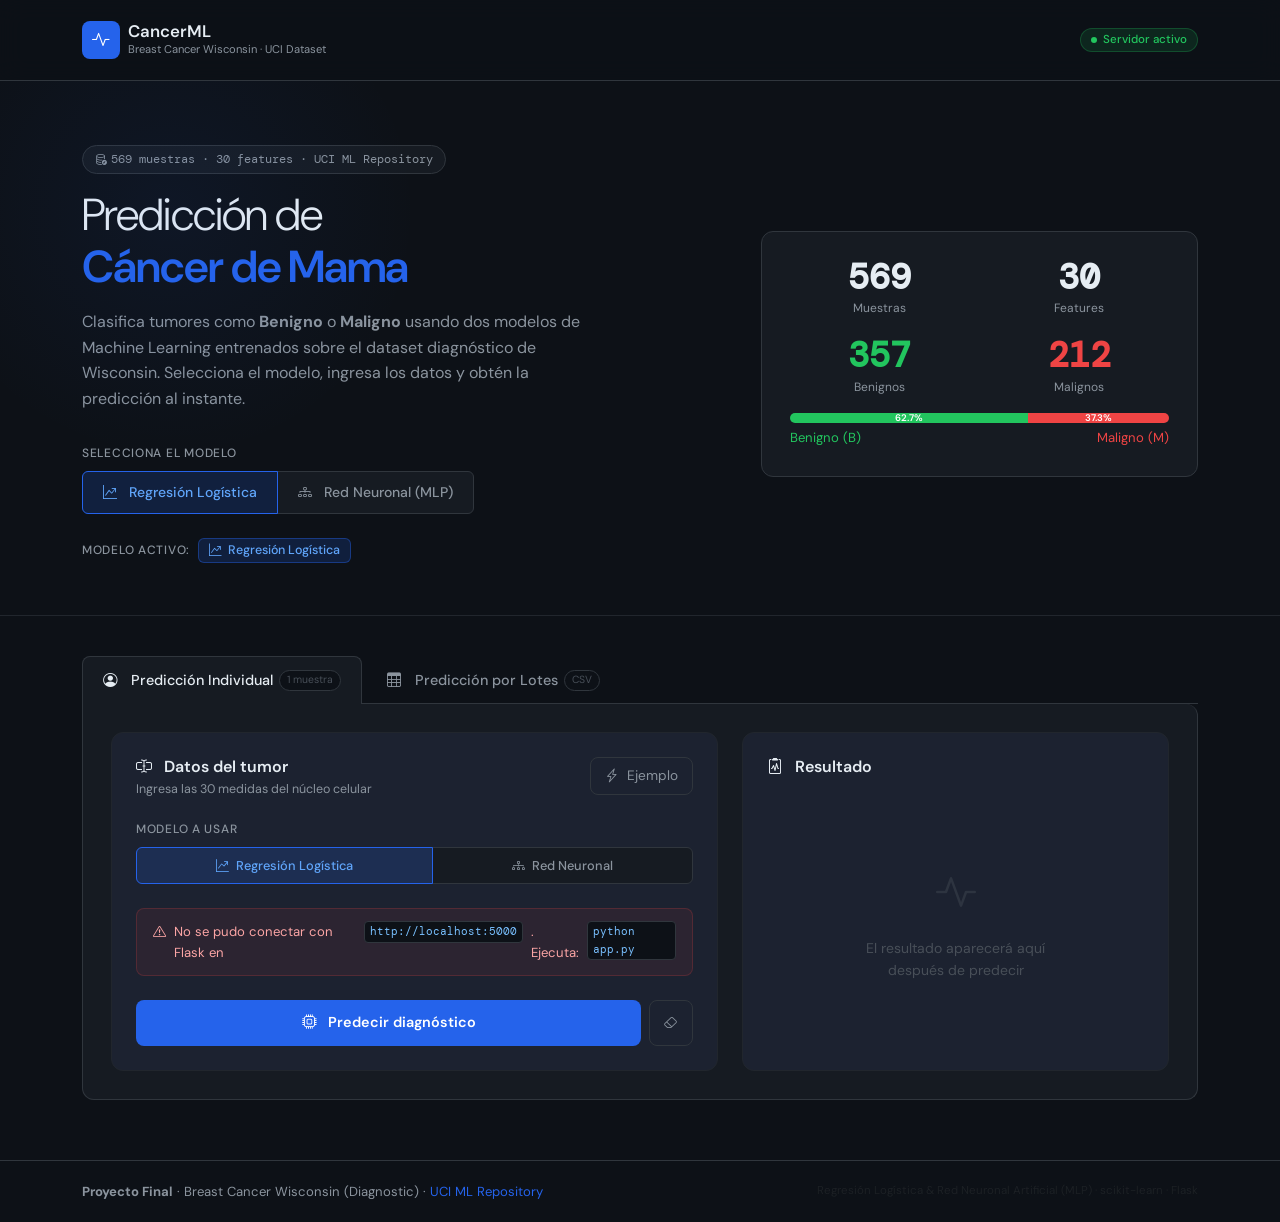
<file: modelos/backend/frontend/index.html>
<!DOCTYPE html>
<html lang="es">
<head>
  <meta charset="UTF-8" />
  <meta name="viewport" content="width=device-width, initial-scale=1.0" />
  <title>Breast Cancer Predictor — ML Classifier</title>

  <!-- Bootstrap 5 -->
  <link href="https://cdn.jsdelivr.net/npm/bootstrap@5.3.3/dist/css/bootstrap.min.css" rel="stylesheet" />
  <!-- Bootstrap Icons -->
  <link href="https://cdn.jsdelivr.net/npm/bootstrap-icons@1.11.3/font/bootstrap-icons.css" rel="stylesheet" />
  <!-- Google Fonts -->
  <link href="https://fonts.googleapis.com/css2?family=DM+Sans:wght@300;400;500;600&family=DM+Mono:wght@400;500&display=swap" rel="stylesheet" />

  <link rel="stylesheet" href="css/styles.css" />
</head>
<body>

  <!-- ═══════════════════════════════════════════════
       NAVBAR
  ════════════════════════════════════════════════ -->
  <nav class="navbar navbar-dark sticky-top px-4 py-3">
    <div class="container-xl">
      <a class="navbar-brand d-flex align-items-center gap-2" href="#">
        <div class="brand-icon">
          <i class="bi bi-activity"></i>
        </div>
        <div>
          <div class="brand-title">CancerML</div>
          <div class="brand-sub">Breast Cancer Wisconsin · UCI Dataset</div>
        </div>
      </a>
      <div class="d-flex align-items-center gap-3">
        <span class="badge status-badge">
          <span class="status-dot"></span> Servidor activo
        </span>
      </div>
    </div>
  </nav>

  <!-- ═══════════════════════════════════════════════
       HERO
  ════════════════════════════════════════════════ -->
  <section class="hero-section">
    <div class="container-xl">
      <div class="row align-items-center g-5">
        <div class="col-lg-7">
          <div class="hero-chip mb-3">
            <i class="bi bi-database-check me-1"></i> 569 muestras · 30 features · UCI ML Repository
          </div>
          <h1 class="hero-title">
            Predicción de<br/>
            <span class="highlight">Cáncer de Mama</span>
          </h1>
          <p class="hero-desc">
            Clasifica tumores como <strong>Benigno</strong> o <strong>Maligno</strong> usando dos
            modelos de Machine Learning entrenados sobre el dataset diagnóstico de Wisconsin.
            Selecciona el modelo, ingresa los datos y obtén la predicción al instante.
          </p>

          <!-- SELECTOR DE MODELO (Bootstrap btn-group) -->
          <div class="mb-4">
            <p class="label-sm mb-2">Selecciona el modelo</p>
            <div class="btn-group model-selector" role="group" aria-label="Selección de modelo">
              <input type="radio" class="btn-check" name="modelo-global" id="model-logreg" autocomplete="off" checked />
              <label class="btn btn-model" for="model-logreg">
                <i class="bi bi-graph-up-arrow me-2"></i>
                Regresión Logística
              </label>

              <input type="radio" class="btn-check" name="modelo-global" id="model-mlp" autocomplete="off" />
              <label class="btn btn-model" for="model-mlp">
                <i class="bi bi-diagram-3 me-2"></i>
                Red Neuronal (MLP)
              </label>
            </div>
          </div>

          <!-- Modelo activo badge -->
          <div class="d-flex align-items-center gap-2">
            <span class="label-sm">Modelo activo:</span>
            <span id="badge-modelo-hero" class="badge badge-modelo-logreg">
              <i class="bi bi-graph-up-arrow me-1"></i> Regresión Logística
            </span>
          </div>
        </div>

        <div class="col-lg-5">
          <div class="hero-stats-card">
            <div class="stats-grid">
              <div class="stat-item">
                <div class="stat-value">569</div>
                <div class="stat-label">Muestras</div>
              </div>
              <div class="stat-item">
                <div class="stat-value">30</div>
                <div class="stat-label">Features</div>
              </div>
              <div class="stat-item">
                <div class="stat-value text-success-custom">357</div>
                <div class="stat-label">Benignos</div>
              </div>
              <div class="stat-item">
                <div class="stat-value text-danger-custom">212</div>
                <div class="stat-label">Malignos</div>
              </div>
            </div>
            <div class="dist-bar mt-3">
              <div class="dist-fill-b" style="width:62.7%">62.7%</div>
              <div class="dist-fill-m" style="width:37.3%">37.3%</div>
            </div>
            <div class="d-flex justify-content-between mt-1">
              <small class="text-success-custom">Benigno (B)</small>
              <small class="text-danger-custom">Maligno (M)</small>
            </div>
          </div>
        </div>
      </div>
    </div>
  </section>

  <!-- ═══════════════════════════════════════════════
       TABS PRINCIPAL
  ════════════════════════════════════════════════ -->
  <section class="main-section">
    <div class="container-xl">

      <!-- Tabs nav -->
      <ul class="nav nav-tabs main-tabs mb-0" id="mainTab" role="tablist">
        <li class="nav-item" role="presentation">
          <button class="nav-link active" id="individual-tab"
                  data-bs-toggle="tab" data-bs-target="#tab-individual"
                  type="button" role="tab">
            <i class="bi bi-person-circle me-2"></i>
            Predicción Individual
            <span class="tab-badge">1 muestra</span>
          </button>
        </li>
        <li class="nav-item" role="presentation">
          <button class="nav-link" id="lotes-tab"
                  data-bs-toggle="tab" data-bs-target="#tab-lotes"
                  type="button" role="tab">
            <i class="bi bi-table me-2"></i>
            Predicción por Lotes
            <span class="tab-badge">CSV</span>
          </button>
        </li>
      </ul>

      <!-- Tabs content -->
      <div class="tab-content main-tab-content" id="mainTabContent">

        <!-- ─────────────────────────────────────
             TAB 1: PREDICCIÓN INDIVIDUAL
        ──────────────────────────────────────── -->
        <div class="tab-pane fade show active" id="tab-individual" role="tabpanel">
          <div class="row g-4">

            <!-- Panel izquierdo: formulario -->
            <div class="col-xl-7">
              <div class="panel-card">
                <div class="panel-header">
                  <div>
                    <h5 class="panel-title">
                      <i class="bi bi-input-cursor-text me-2"></i>
                      Datos del tumor
                    </h5>
                    <p class="panel-sub">Ingresa las 30 medidas del núcleo celular</p>
                  </div>
                  <button class="btn btn-sm btn-outline-secondary" id="btn-ejemplo" type="button">
                    <i class="bi bi-lightning-charge me-1"></i> Ejemplo
                  </button>
                </div>

                <!-- Selector de modelo (dentro del tab) -->
                <div class="mb-4">
                  <p class="label-sm mb-2">Modelo a usar</p>
                  <div class="btn-group w-100" role="group">
                    <input type="radio" class="btn-check" name="modelo-ind" id="ind-logreg" autocomplete="off" checked />
                    <label class="btn btn-model-sm" for="ind-logreg">
                      <i class="bi bi-graph-up-arrow me-1"></i> Regresión Logística
                    </label>
                    <input type="radio" class="btn-check" name="modelo-ind" id="ind-mlp" autocomplete="off" />
                    <label class="btn btn-model-sm" for="ind-mlp">
                      <i class="bi bi-diagram-3 me-1"></i> Red Neuronal
                    </label>
                  </div>
                </div>

                <div id="alerta-individual"></div>

                <!-- Features agrupadas por categoría -->
                <div id="form-features" class="row g-3">
                  <!-- Generado dinámicamente por JS -->
                  <div class="col-12 text-center py-5">
                    <div class="spinner-border text-primary" role="status"></div>
                    <p class="mt-2 text-muted small">Cargando campos desde el servidor...</p>
                  </div>
                </div>

                <div class="d-flex gap-2 mt-4">
                  <button class="btn btn-predict flex-grow-1" id="btn-predecir-individual" type="button">
                    <i class="bi bi-cpu me-2"></i> Predecir diagnóstico
                  </button>
                  <button class="btn btn-outline-secondary" id="btn-limpiar" type="button" title="Limpiar campos">
                    <i class="bi bi-eraser"></i>
                  </button>
                </div>
              </div>
            </div>

            <!-- Panel derecho: resultado -->
            <div class="col-xl-5">
              <div class="panel-card h-100 d-flex flex-column">
                <div class="panel-header">
                  <h5 class="panel-title">
                    <i class="bi bi-clipboard2-pulse me-2"></i>
                    Resultado
                  </h5>
                </div>
                <div id="resultado-individual" class="flex-grow-1">
                  <div class="empty-state">
                    <div class="empty-icon"><i class="bi bi-activity"></i></div>
                    <p>El resultado aparecerá aquí después de predecir</p>
                  </div>
                </div>
              </div>
            </div>

          </div>
        </div>

        <!-- ─────────────────────────────────────
             TAB 2: PREDICCIÓN POR LOTES
        ──────────────────────────────────────── -->
        <div class="tab-pane fade" id="tab-lotes" role="tabpanel">
          <div class="row g-4">

            <!-- Panel izquierdo: upload -->
            <div class="col-xl-5">
              <div class="panel-card">
                <div class="panel-header">
                  <div>
                    <h5 class="panel-title">
                      <i class="bi bi-cloud-upload me-2"></i>
                      Subir archivo CSV
                    </h5>
                    <p class="panel-sub">El CSV debe tener las 30 columnas de features</p>
                  </div>
                </div>

                <!-- Selector de modelo (lotes) -->
                <div class="mb-4">
                  <p class="label-sm mb-2">Modelo a usar</p>
                  <div class="btn-group w-100" role="group">
                    <input type="radio" class="btn-check" name="modelo-lot" id="lot-logreg" autocomplete="off" checked />
                    <label class="btn btn-model-sm" for="lot-logreg">
                      <i class="bi bi-graph-up-arrow me-1"></i> Regresión Logística
                    </label>
                    <input type="radio" class="btn-check" name="modelo-lot" id="lot-mlp" autocomplete="off" />
                    <label class="btn btn-model-sm" for="lot-mlp">
                      <i class="bi bi-diagram-3 me-1"></i> Red Neuronal
                    </label>
                  </div>
                </div>

                <!-- Dropzone -->
                <div class="dropzone" id="dropzone">
                  <input type="file" id="archivo-csv" accept=".csv" class="dropzone-input" />
                  <div class="dropzone-body">
                    <div class="dropzone-icon"><i class="bi bi-file-earmark-spreadsheet"></i></div>
                    <p class="dropzone-title">Arrastra tu CSV aquí</p>
                    <p class="dropzone-sub">o haz clic para seleccionarlo</p>
                    <div id="info-archivo" class="mt-2"></div>
                  </div>
                </div>

                <!-- Info formato -->
                <div class="info-box mt-3">
                  <div class="info-box-title"><i class="bi bi-info-circle me-1"></i> Formato del CSV</div>
                  <ul class="info-list">
                    <li>30 columnas de features (radius1, texture1, …)</li>
                    <li>Columna <code>Diagnosis</code> opcional (para métricas)</li>
                    <li>Sin límite de filas</li>
                    <li><a href="#" id="btn-descargar-ejemplo">Descargar CSV de ejemplo</a></li>
                  </ul>
                </div>

                <div id="alerta-lotes" class="mt-3"></div>

                <button class="btn btn-predict w-100 mt-3" id="btn-predecir-lotes" type="button">
                  <i class="bi bi-cpu me-2"></i> Predecir por lotes
                </button>
              </div>
            </div>

            <!-- Panel derecho: resultados lotes -->
            <div class="col-xl-7">
              <div class="panel-card">
                <div class="panel-header">
                  <h5 class="panel-title">
                    <i class="bi bi-bar-chart-line me-2"></i>
                    Resultados y métricas
                  </h5>
                </div>
                <div id="resultado-lotes">
                  <div class="empty-state">
                    <div class="empty-icon"><i class="bi bi-table"></i></div>
                    <p>Sube un CSV y ejecuta la predicción para ver la matriz de confusión y métricas</p>
                  </div>
                </div>
              </div>
            </div>

          </div>
        </div>

      </div><!-- /tab-content -->
    </div>
  </section>

  <!-- ═══════════════════════════════════════════════
       FOOTER
  ════════════════════════════════════════════════ -->
  <footer class="site-footer">
    <div class="container-xl">
      <div class="row align-items-center">
        <div class="col-md-6">
          <p class="mb-0">
            <strong>Proyecto Final</strong> · Breast Cancer Wisconsin (Diagnostic) ·
            <a href="https://archive.ics.uci.edu/dataset/17/breast+cancer+wisconsin+diagnostic"
               target="_blank" rel="noopener">UCI ML Repository</a>
          </p>
        </div>
        <div class="col-md-6 text-md-end">
          <p class="mb-0 text-muted small">
            Regresión Logística &amp; Red Neuronal Artificial (MLP) · scikit-learn · Flask
          </p>
        </div>
      </div>
    </div>
  </footer>

  <!-- Bootstrap JS -->
  <script src="https://cdn.jsdelivr.net/npm/bootstrap@5.3.3/dist/js/bootstrap.bundle.min.js"></script>
  <script src="js/main.js"></script>
</body>
</html>
</file>
<file: modelos/backend/frontend/css/styles.css>
/* ═══════════════════════════════════════════════════
   styles.css — CancerML Frontend
   Fuente: DM Sans + DM Mono | Paleta: oscura médica
════════════════════════════════════════════════════ */

/* ── Variables ───────────────────────────────────── */
:root {
  --bg-base      : #0d1117;
  --bg-surface   : #161b22;
  --bg-panel     : #1c2230;
  --bg-input     : #0d1117;
  --border       : #30363d;
  --border-light : #21262d;
  --accent       : #2563eb;
  --accent-hover : #1d4ed8;
  --accent-glow  : rgba(37,99,235,0.18);
  --mlp-color    : #d97706;
  --mlp-hover    : #b45309;
  --mlp-glow     : rgba(217,119,6,0.18);
  --success      : #22c55e;
  --danger       : #ef4444;
  --text-primary : #e6edf3;
  --text-muted   : #8b949e;
  --text-faint   : #484f58;
  --radius       : 12px;
  --radius-sm    : 8px;
  --font-main    : 'DM Sans', system-ui, sans-serif;
  --font-mono    : 'DM Mono', monospace;
}

/* ── Reset base ──────────────────────────────────── */
*, *::before, *::after { box-sizing: border-box; }

body {
  font-family: var(--font-main);
  background : var(--bg-base);
  color      : var(--text-primary);
  min-height : 100vh;
  font-size  : 15px;
  line-height: 1.6;
}

a { color: var(--accent); text-decoration: none; }
a:hover { text-decoration: underline; }
code {
  font-family: var(--font-mono);
  font-size  : 0.82em;
  background : var(--bg-base);
  border     : 1px solid var(--border);
  border-radius: 4px;
  padding    : 1px 5px;
  color      : #79c0ff;
}

/* ── Scrollbar ───────────────────────────────────── */
::-webkit-scrollbar { width: 6px; height: 6px; }
::-webkit-scrollbar-track { background: var(--bg-base); }
::-webkit-scrollbar-thumb { background: var(--border); border-radius: 3px; }

/* ═══════════════════════════════════════════════════
   NAVBAR
════════════════════════════════════════════════════ */
.navbar {
  background   : rgba(13,17,23,0.92);
  border-bottom: 1px solid var(--border);
  backdrop-filter: blur(12px);
  -webkit-backdrop-filter: blur(12px);
}

.brand-icon {
  width       : 38px;
  height      : 38px;
  background  : var(--accent);
  border-radius: var(--radius-sm);
  display     : flex;
  align-items : center;
  justify-content: center;
  font-size   : 1.1rem;
  color       : #fff;
  flex-shrink : 0;
}

.brand-title {
  font-size  : 1.05rem;
  font-weight: 600;
  line-height: 1.2;
  color      : var(--text-primary);
}
.brand-sub {
  font-size: 0.7rem;
  color    : var(--text-muted);
}

.status-badge {
  background   : rgba(34,197,94,0.12);
  color        : var(--success);
  border       : 1px solid rgba(34,197,94,0.25);
  font-size    : 0.72rem;
  font-weight  : 500;
  padding      : 5px 10px;
  border-radius: 20px;
  display      : flex;
  align-items  : center;
  gap          : 6px;
}
.status-dot {
  width        : 6px;
  height       : 6px;
  background   : var(--success);
  border-radius: 50%;
  animation    : pulse 2s infinite;
}
@keyframes pulse {
  0%,100% { opacity:1; }
  50%      { opacity:0.4; }
}

/* ═══════════════════════════════════════════════════
   HERO
════════════════════════════════════════════════════ */
.hero-section {
  padding   : 64px 0 52px;
  border-bottom: 1px solid var(--border-light);
  position  : relative;
  overflow  : hidden;
}
.hero-section::before {
  content : '';
  position: absolute;
  top     : -120px;
  left    : -80px;
  width   : 500px;
  height  : 500px;
  background: radial-gradient(circle, rgba(37,99,235,0.07) 0%, transparent 70%);
  pointer-events: none;
}

.hero-chip {
  display     : inline-flex;
  align-items : center;
  font-size   : 0.75rem;
  color       : var(--text-muted);
  background  : var(--bg-surface);
  border      : 1px solid var(--border);
  border-radius: 20px;
  padding     : 4px 12px;
  font-family : var(--font-mono);
}

.hero-title {
  font-size  : 2.8rem;
  font-weight: 300;
  line-height: 1.15;
  letter-spacing: -0.02em;
  color      : var(--text-primary);
  margin-bottom: 1rem;
}
.hero-title .highlight {
  font-weight: 600;
  color      : var(--accent);
}

.hero-desc {
  font-size  : 1rem;
  color      : var(--text-muted);
  max-width  : 520px;
  margin-bottom: 2rem;
}

.label-sm {
  font-size  : 0.75rem;
  font-weight: 500;
  color      : var(--text-muted);
  text-transform: uppercase;
  letter-spacing: 0.06em;
  margin-bottom: 0;
}

/* ── Selector de modelo Bootstrap btn-group ─────── */
.model-selector { gap: 0; }

.btn-model {
  background  : var(--bg-surface);
  color       : var(--text-muted);
  border      : 1px solid var(--border);
  font-size   : 0.875rem;
  font-weight : 500;
  padding     : 10px 20px;
  transition  : all 0.2s ease;
  font-family : var(--font-main);
}
.btn-model:hover {
  background: var(--bg-panel);
  color     : var(--text-primary);
  border-color: var(--accent);
}
.btn-check:checked + .btn-model {
  background  : var(--accent-glow);
  color       : #60a5fa;
  border-color: var(--accent);
  box-shadow  : none;
}
/* Cuando el radio de MLP está checked */
#model-mlp:checked + .btn-model,
#ind-mlp:checked   + .btn-model-sm,
#lot-mlp:checked   + .btn-model-sm {
  background  : var(--mlp-glow);
  color       : #fbbf24;
  border-color: var(--mlp-color);
}

/* Pequeño (inside panel) */
.btn-model-sm {
  background  : var(--bg-surface);
  color       : var(--text-muted);
  border      : 1px solid var(--border);
  font-size   : 0.8rem;
  font-weight : 500;
  padding     : 8px 16px;
  transition  : all 0.2s ease;
  font-family : var(--font-main);
  flex        : 1;
}
.btn-model-sm:hover {
  background  : var(--bg-panel);
  color       : var(--text-primary);
  border-color: var(--border);
}
.btn-check:checked + .btn-model-sm {
  background  : var(--accent-glow);
  color       : #60a5fa;
  border-color: var(--accent);
  box-shadow  : none;
}

/* Badges de modelo activo */
.badge-modelo-logreg {
  background  : var(--accent-glow);
  color       : #60a5fa;
  border      : 1px solid rgba(37,99,235,0.4);
  font-size   : 0.78rem;
  font-weight : 500;
  padding     : 5px 10px;
  border-radius: 6px;
}
.badge-modelo-mlp {
  background  : var(--mlp-glow);
  color       : #fbbf24;
  border      : 1px solid rgba(217,119,6,0.4);
  font-size   : 0.78rem;
  font-weight : 500;
  padding     : 5px 10px;
  border-radius: 6px;
}

/* ── Estadísticas hero ───────────────────────────── */
.hero-stats-card {
  background   : var(--bg-surface);
  border       : 1px solid var(--border);
  border-radius: var(--radius);
  padding      : 28px;
}

.stats-grid {
  display              : grid;
  grid-template-columns: 1fr 1fr;
  gap                  : 20px;
}

.stat-item { text-align: center; }
.stat-value {
  font-size  : 2.2rem;
  font-weight: 600;
  line-height: 1;
  font-family: var(--font-mono);
  color      : var(--text-primary);
}
.stat-label {
  font-size: 0.75rem;
  color    : var(--text-muted);
  margin-top: 4px;
}
.text-success-custom { color: var(--success) !important; }
.text-danger-custom  { color: var(--danger) !important; }

.dist-bar {
  display     : flex;
  height      : 10px;
  border-radius: 5px;
  overflow    : hidden;
}
.dist-fill-b {
  background  : var(--success);
  display     : flex;
  align-items : center;
  justify-content: center;
  font-size   : 0.6rem;
  color       : #fff;
  font-weight : 600;
}
.dist-fill-m {
  background  : var(--danger);
  display     : flex;
  align-items : center;
  justify-content: center;
  font-size   : 0.6rem;
  color       : #fff;
  font-weight : 600;
}

/* ═══════════════════════════════════════════════════
   TABS PRINCIPAL
════════════════════════════════════════════════════ */
.main-section { padding: 40px 0 60px; }

.main-tabs {
  border-bottom-color: var(--border);
  gap: 4px;
}
.main-tabs .nav-link {
  color       : var(--text-muted);
  border      : 1px solid transparent;
  border-bottom: none;
  border-radius: var(--radius-sm) var(--radius-sm) 0 0;
  padding     : 12px 20px;
  font-weight : 500;
  font-size   : 0.9rem;
  display     : flex;
  align-items : center;
  gap         : 6px;
  transition  : all 0.2s;
  background  : transparent;
}
.main-tabs .nav-link:hover {
  color      : var(--text-primary);
  background : var(--bg-surface);
  border-color: var(--border) var(--border) transparent;
}
.main-tabs .nav-link.active {
  background  : var(--bg-surface);
  color       : var(--text-primary);
  border-color: var(--border) var(--border) var(--bg-surface);
}

.tab-badge {
  background   : var(--bg-base);
  border       : 1px solid var(--border);
  border-radius: 20px;
  font-size    : 0.65rem;
  padding      : 1px 7px;
  color        : var(--text-faint);
  font-weight  : 400;
}

.main-tab-content {
  background   : var(--bg-surface);
  border       : 1px solid var(--border);
  border-top   : none;
  border-radius: 0 var(--radius) var(--radius) var(--radius);
  padding      : 28px;
}

/* ── Panel card ──────────────────────────────────── */
.panel-card {
  background   : var(--bg-panel);
  border       : 1px solid var(--border-light);
  border-radius: var(--radius);
  padding      : 24px;
}

.panel-header {
  display        : flex;
  align-items    : flex-start;
  justify-content: space-between;
  margin-bottom  : 20px;
  gap            : 12px;
}

.panel-title {
  font-size  : 1rem;
  font-weight: 600;
  margin     : 0;
  color      : var(--text-primary);
}
.panel-sub {
  font-size : 0.78rem;
  color     : var(--text-muted);
  margin    : 4px 0 0;
}

/* ── Formulario features ─────────────────────────── */
.form-label {
  font-size  : 0.75rem;
  font-weight: 500;
  color      : var(--text-muted);
  margin-bottom: 4px;
}
.form-label .feature-code {
  font-family: var(--font-mono);
  font-size  : 0.7rem;
  color      : var(--text-faint);
}

.form-control {
  background  : var(--bg-input);
  border      : 1px solid var(--border);
  border-radius: var(--radius-sm);
  color       : var(--text-primary);
  font-family : var(--font-mono);
  font-size   : 0.85rem;
  padding     : 8px 12px;
  transition  : border-color 0.2s, box-shadow 0.2s;
}
.form-control:focus {
  background  : var(--bg-input);
  color       : var(--text-primary);
  border-color: var(--accent);
  box-shadow  : 0 0 0 3px var(--accent-glow);
  outline     : none;
}
.form-control::placeholder { color: var(--text-faint); }
.form-control.is-invalid  { border-color: var(--danger); }

/* ── Categoría group ─────────────────────────────── */
.feat-group-title {
  font-size   : 0.7rem;
  font-weight : 600;
  text-transform: uppercase;
  letter-spacing: 0.08em;
  color       : var(--text-faint);
  margin-bottom: 8px;
  padding-bottom: 6px;
  border-bottom: 1px solid var(--border-light);
}

/* ── Botón predecir ──────────────────────────────── */
.btn-predict {
  background   : var(--accent);
  color        : #fff;
  border       : none;
  border-radius: var(--radius-sm);
  font-weight  : 600;
  font-size    : 0.9rem;
  padding      : 12px 24px;
  transition   : background 0.2s, transform 0.1s;
  font-family  : var(--font-main);
}
.btn-predict:hover:not(:disabled) {
  background: var(--accent-hover);
  color     : #fff;
  transform : translateY(-1px);
}
.btn-predict:disabled {
  background: var(--border);
  color     : var(--text-faint);
  cursor    : not-allowed;
}

.btn-outline-secondary {
  background  : transparent;
  color       : var(--text-muted);
  border      : 1px solid var(--border);
  border-radius: var(--radius-sm);
  font-size   : 0.85rem;
  padding     : 8px 14px;
  transition  : all 0.2s;
  font-family : var(--font-main);
}
.btn-outline-secondary:hover {
  background  : var(--bg-surface);
  color       : var(--text-primary);
  border-color: var(--text-muted);
}

/* ── Empty state ─────────────────────────────────── */
.empty-state {
  display        : flex;
  flex-direction : column;
  align-items    : center;
  justify-content: center;
  padding        : 48px 24px;
  color          : var(--text-faint);
  text-align     : center;
  height         : 100%;
  min-height     : 200px;
}
.empty-icon {
  font-size    : 2.5rem;
  margin-bottom: 12px;
  opacity      : 0.4;
}
.empty-state p {
  font-size: 0.875rem;
  max-width: 220px;
  margin   : 0;
}

/* ── Resultado individual ────────────────────────── */
.result-card {
  border-radius: var(--radius);
  overflow     : hidden;
  border       : 1px solid var(--border);
  animation    : fadeInUp 0.4s ease;
}
@keyframes fadeInUp {
  from { opacity:0; transform: translateY(12px); }
  to   { opacity:1; transform: translateY(0); }
}

.result-header-benigno {
  background  : rgba(34,197,94,0.12);
  border-bottom: 1px solid rgba(34,197,94,0.2);
  padding     : 20px;
  display     : flex;
  align-items : center;
  gap         : 12px;
}
.result-header-maligno {
  background  : rgba(239,68,68,0.12);
  border-bottom: 1px solid rgba(239,68,68,0.2);
  padding     : 20px;
  display     : flex;
  align-items : center;
  gap         : 12px;
}

.result-icon {
  width        : 44px;
  height       : 44px;
  border-radius: 50%;
  display      : flex;
  align-items  : center;
  justify-content: center;
  font-size    : 1.3rem;
  flex-shrink  : 0;
}
.result-icon-b { background: rgba(34,197,94,0.2); color: var(--success); }
.result-icon-m { background: rgba(239,68,68,0.2); color: var(--danger); }

.result-label {
  font-size  : 0.7rem;
  color      : var(--text-muted);
  text-transform: uppercase;
  letter-spacing: 0.06em;
}
.result-diagnosis {
  font-size  : 1.5rem;
  font-weight: 700;
  line-height: 1.1;
}
.result-diagnosis-b { color: var(--success); }
.result-diagnosis-m { color: var(--danger); }

.result-body { padding: 20px; background: var(--bg-panel); }

/* Progress bars custom */
.prog-label {
  display        : flex;
  justify-content: space-between;
  font-size      : 0.78rem;
  margin-bottom  : 4px;
  color          : var(--text-muted);
}
.prog-val { font-weight: 600; color: var(--text-primary); }

.progress {
  height        : 8px;
  background    : var(--bg-base);
  border-radius : 4px;
  overflow      : hidden;
  margin-bottom : 12px;
}
.progress-bar-b {
  background    : var(--success);
  height        : 100%;
  border-radius : 4px;
  transition    : width 0.8s ease;
}
.progress-bar-m {
  background    : var(--danger);
  height        : 100%;
  border-radius : 4px;
  transition    : width 0.8s ease;
}

.medico-aviso {
  background   : rgba(37,99,235,0.08);
  border       : 1px solid rgba(37,99,235,0.2);
  border-radius: var(--radius-sm);
  padding      : 10px 14px;
  font-size    : 0.75rem;
  color        : var(--text-muted);
  margin-top   : 14px;
}

/* ── Info box ────────────────────────────────────── */
.info-box {
  background   : rgba(37,99,235,0.05);
  border       : 1px solid rgba(37,99,235,0.15);
  border-radius: var(--radius-sm);
  padding      : 14px;
}
.info-box-title {
  font-size  : 0.78rem;
  font-weight: 600;
  color      : #60a5fa;
  margin-bottom: 8px;
}
.info-list {
  font-size   : 0.78rem;
  color       : var(--text-muted);
  margin      : 0;
  padding-left: 18px;
}
.info-list li { margin-bottom: 4px; }

/* ── Dropzone ────────────────────────────────────── */
.dropzone {
  position     : relative;
  background   : var(--bg-input);
  border       : 2px dashed var(--border);
  border-radius: var(--radius);
  padding      : 36px 20px;
  text-align   : center;
  cursor       : pointer;
  transition   : border-color 0.2s, background 0.2s;
}
.dropzone:hover,
.dropzone.drag-over {
  border-color: var(--accent);
  background  : rgba(37,99,235,0.04);
}
.dropzone-input {
  position: absolute;
  inset   : 0;
  opacity : 0;
  cursor  : pointer;
  width   : 100%;
  height  : 100%;
}
.dropzone-icon {
  font-size    : 2.2rem;
  color        : var(--text-faint);
  margin-bottom: 10px;
}
.dropzone-title {
  font-size  : 0.9rem;
  font-weight: 500;
  margin     : 0;
  color      : var(--text-muted);
}
.dropzone-sub {
  font-size: 0.78rem;
  color    : var(--text-faint);
  margin   : 4px 0 0;
}

/* ═══════════════════════════════════════════════════
   RESULTADOS LOTES
════════════════════════════════════════════════════ */
.resumen-grid {
  display              : grid;
  grid-template-columns: repeat(3, 1fr);
  gap                  : 12px;
  margin-bottom        : 24px;
}
.resumen-card {
  background   : var(--bg-input);
  border       : 1px solid var(--border-light);
  border-radius: var(--radius-sm);
  padding      : 16px;
  text-align   : center;
}
.resumen-num {
  font-size  : 1.8rem;
  font-weight: 700;
  font-family: var(--font-mono);
  line-height: 1;
}
.resumen-lbl {
  font-size : 0.72rem;
  color     : var(--text-muted);
  margin-top: 4px;
}

/* Métricas cards */
.metricas-grid {
  display              : grid;
  grid-template-columns: repeat(2, 1fr);
  gap                  : 12px;
  margin-bottom        : 24px;
}
.metrica-card {
  background   : var(--bg-input);
  border       : 1px solid var(--border-light);
  border-radius: var(--radius-sm);
  padding      : 16px;
  text-align   : center;
  position     : relative;
  overflow     : hidden;
}
.metrica-card::before {
  content  : '';
  position : absolute;
  top      : 0;
  left     : 0;
  right    : 0;
  height   : 3px;
}
.metrica-card.mc-acc::before  { background: var(--accent); }
.metrica-card.mc-pre::before  { background: #8b5cf6; }
.metrica-card.mc-rec::before  { background: var(--mlp-color); }
.metrica-card.mc-f1::before   { background: var(--success); }

.metrica-val {
  font-size  : 1.6rem;
  font-weight: 700;
  font-family: var(--font-mono);
  line-height: 1;
}
.mc-acc .metrica-val  { color: #60a5fa; }
.mc-pre .metrica-val  { color: #a78bfa; }
.mc-rec .metrica-val  { color: #fbbf24; }
.mc-f1  .metrica-val  { color: var(--success); }

.metrica-nombre {
  font-size  : 0.75rem;
  font-weight: 600;
  color      : var(--text-primary);
  margin-top : 4px;
}
.metrica-desc {
  font-size: 0.68rem;
  color    : var(--text-faint);
  margin-top: 2px;
}

/* Matriz de confusión */
.cm-section { margin-bottom: 24px; }
.cm-title {
  font-size  : 0.85rem;
  font-weight: 600;
  margin-bottom: 10px;
  color      : var(--text-primary);
}
.cm-table {
  width       : 100%;
  border-collapse: separate;
  border-spacing: 4px;
}
.cm-table th {
  font-size  : 0.72rem;
  color      : var(--text-faint);
  font-weight: 500;
  padding    : 6px 8px;
  text-align : center;
}
.cm-table td {
  padding      : 14px;
  text-align   : center;
  border-radius: var(--radius-sm);
  font-family  : var(--font-mono);
}
.cm-tn { background: rgba(34,197,94,0.15); }
.cm-fp { background: rgba(239,68,68,0.12); }
.cm-fn { background: rgba(239,68,68,0.12); }
.cm-tp { background: rgba(34,197,94,0.15); }
.cm-val {
  font-size  : 1.4rem;
  font-weight: 700;
  display    : block;
}
.cm-tn .cm-val, .cm-tp .cm-val { color: var(--success); }
.cm-fp .cm-val, .cm-fn .cm-val { color: var(--danger); }
.cm-tag {
  font-size  : 0.65rem;
  color      : var(--text-faint);
  font-weight: 500;
  font-family: var(--font-main);
}

/* Tabla detalle filas */
.detalle-table-wrap {
  max-height : 300px;
  overflow-y : auto;
  border     : 1px solid var(--border-light);
  border-radius: var(--radius-sm);
}
.detalle-table {
  width: 100%;
  border-collapse: collapse;
  font-size: 0.8rem;
}
.detalle-table thead th {
  background   : var(--bg-base);
  color        : var(--text-muted);
  font-size    : 0.7rem;
  font-weight  : 500;
  text-transform: uppercase;
  letter-spacing: 0.05em;
  padding      : 10px 12px;
  position     : sticky;
  top          : 0;
  border-bottom: 1px solid var(--border);
}
.detalle-table tbody td {
  padding     : 9px 12px;
  border-bottom: 1px solid var(--border-light);
  color       : var(--text-primary);
  font-family : var(--font-mono);
}
.detalle-table tbody tr:last-child td { border-bottom: none; }
.detalle-table tbody tr:hover td { background: rgba(255,255,255,0.02); }

/* Badges predicción */
.pred-badge-b {
  background   : rgba(34,197,94,0.15);
  color        : var(--success);
  border       : 1px solid rgba(34,197,94,0.25);
  border-radius: 4px;
  font-size    : 0.72rem;
  font-weight  : 600;
  padding      : 2px 8px;
  font-family  : var(--font-main);
}
.pred-badge-m {
  background   : rgba(239,68,68,0.12);
  color        : var(--danger);
  border       : 1px solid rgba(239,68,68,0.25);
  border-radius: 4px;
  font-size    : 0.72rem;
  font-weight  : 600;
  padding      : 2px 8px;
  font-family  : var(--font-main);
}

/* Alerta sin etiquetas */
.aviso-sin-etiquetas {
  background   : rgba(217,119,6,0.08);
  border       : 1px solid rgba(217,119,6,0.2);
  border-radius: var(--radius-sm);
  padding      : 12px 16px;
  font-size    : 0.82rem;
  color        : #fbbf24;
  margin-bottom: 16px;
}

/* ═══════════════════════════════════════════════════
   ALERTAS INLINE
════════════════════════════════════════════════════ */
.alert-custom {
  background   : rgba(239,68,68,0.08);
  border       : 1px solid rgba(239,68,68,0.2);
  border-radius: var(--radius-sm);
  padding      : 12px 16px;
  font-size    : 0.82rem;
  color        : #fca5a5;
  display      : flex;
  align-items  : flex-start;
  gap          : 8px;
}

/* Spinner dentro del botón */
.spinner-border-sm {
  width       : 14px;
  height      : 14px;
  border-width: 2px;
}

/* ═══════════════════════════════════════════════════
   FOOTER
════════════════════════════════════════════════════ */
.site-footer {
  border-top: 1px solid var(--border);
  padding   : 20px 0;
  font-size : 0.82rem;
  color     : var(--text-muted);
}

/* ═══════════════════════════════════════════════════
   RESPONSIVE
════════════════════════════════════════════════════ */
@media (max-width: 768px) {
  .hero-title { font-size: 2rem; }
  .resumen-grid { grid-template-columns: 1fr 1fr; }
  .metricas-grid { grid-template-columns: 1fr 1fr; }
  .main-tab-content { padding: 16px; }
}
@media (max-width: 480px) {
  .hero-title { font-size: 1.6rem; }
  .stats-grid { grid-template-columns: 1fr 1fr; }
  .resumen-grid { grid-template-columns: 1fr; }
}
</file>
